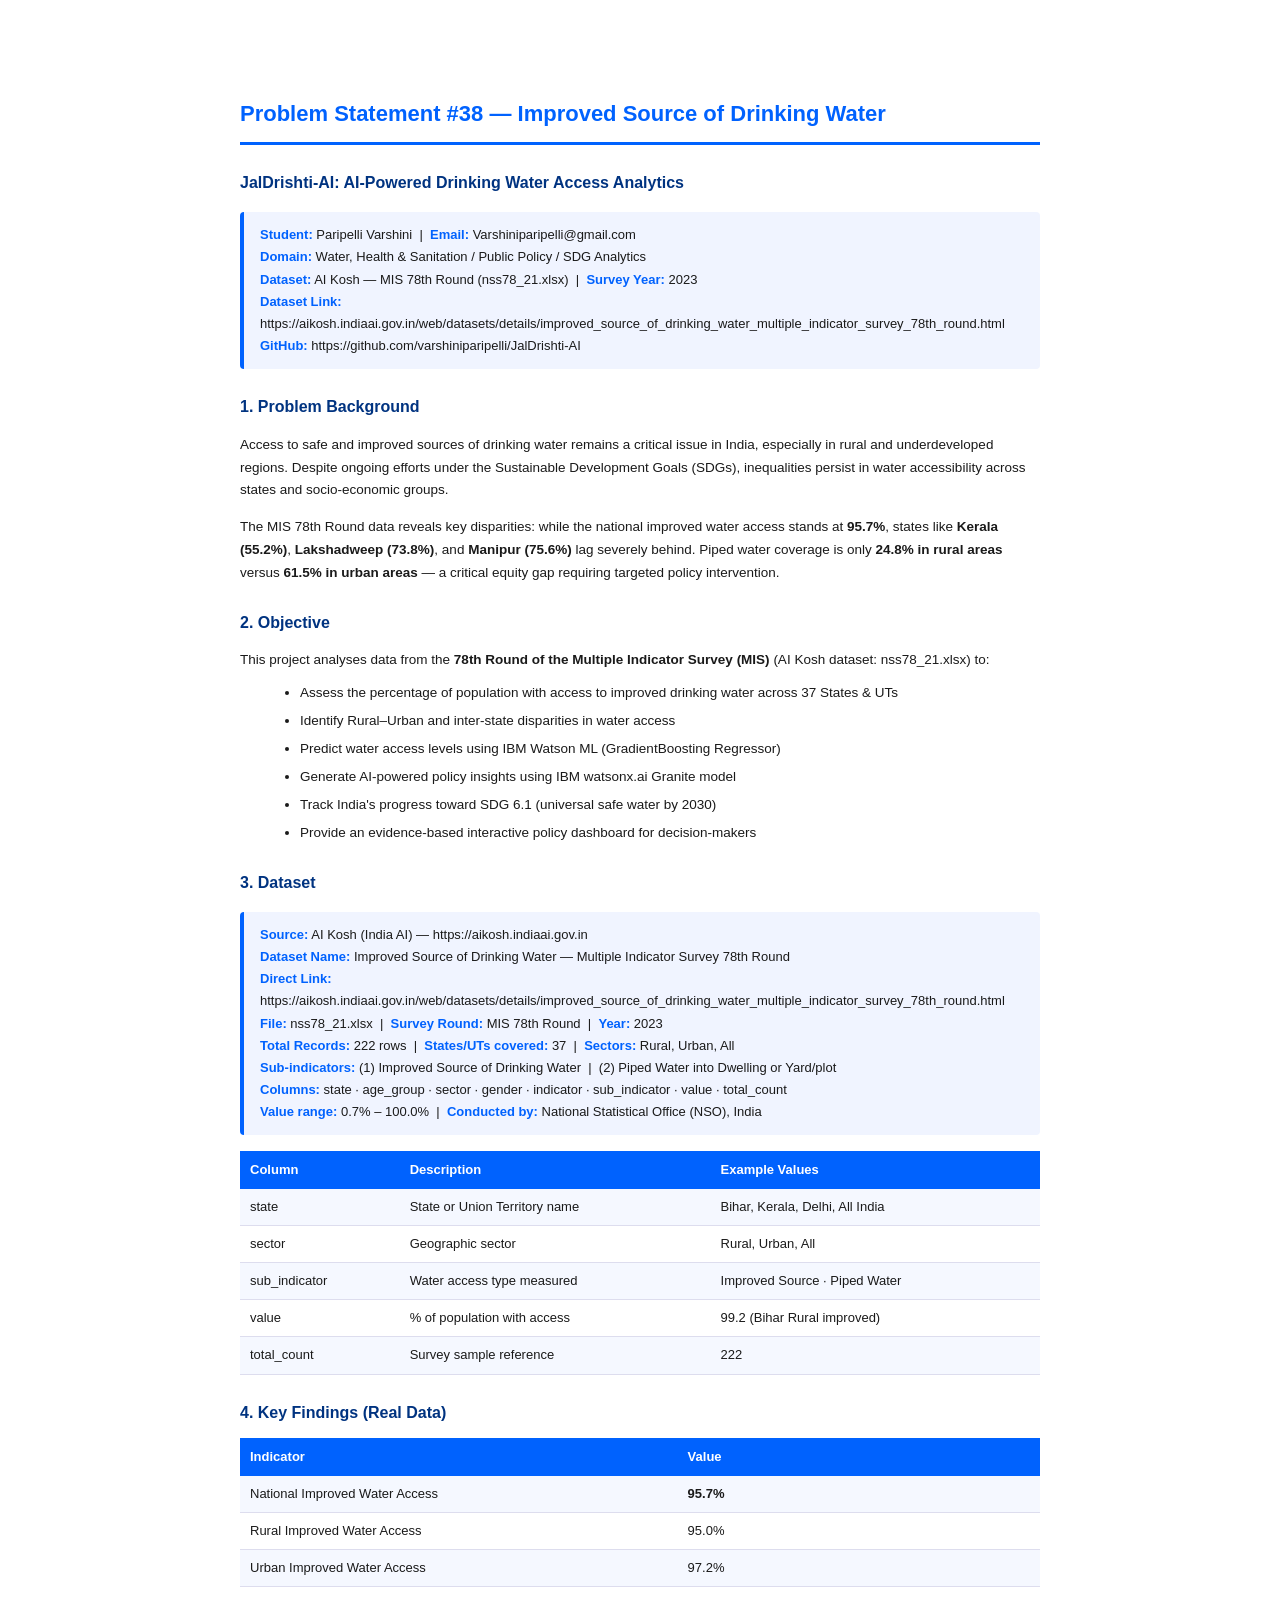
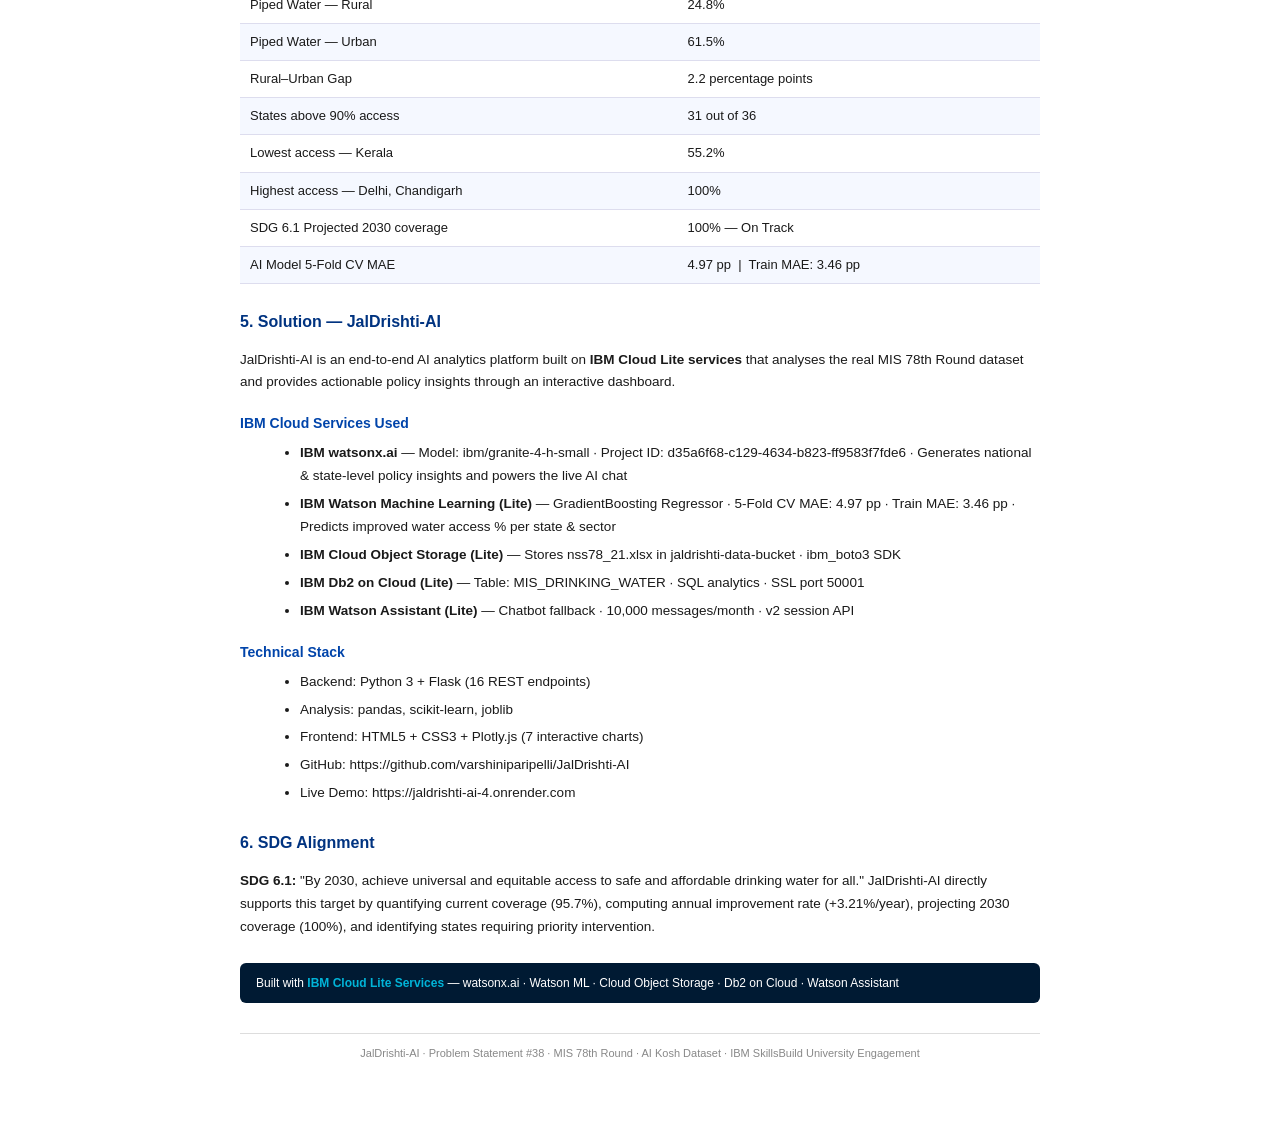
<file: problemstatement.html>
<!DOCTYPE html>
<html>
<head>
<meta charset="UTF-8"/>
<style>
  body { font-family: 'Segoe UI', Arial, sans-serif; max-width: 800px; margin: 40px auto; padding: 40px; color: #1a1a1a; line-height: 1.7; }
  h1 { font-size: 22px; color: #0062fe; border-bottom: 3px solid #0062fe; padding-bottom: 10px; margin-bottom: 6px; }
  h2 { font-size: 16px; color: #003380; margin-top: 24px; margin-bottom: 6px; }
  h3 { font-size: 14px; color: #0044aa; margin-top: 18px; margin-bottom: 4px; }
  .meta { background: #f0f4ff; border-left: 4px solid #0062fe; padding: 12px 16px; margin: 16px 0; border-radius: 4px; font-size: 13px; }
  .meta b { color: #0062fe; }
  ul { margin: 6px 0 10px 20px; }
  li { margin-bottom: 5px; font-size: 13.5px; }
  p { font-size: 13.5px; margin-bottom: 10px; }
  .ibm { background: #001a33; color: #fff; padding: 10px 16px; border-radius: 6px; font-size: 12px; margin-top: 24px; }
  .ibm span { color: #00b4d8; font-weight: bold; }
  table { width: 100%; border-collapse: collapse; margin: 12px 0; font-size: 13px; }
  th { background: #0062fe; color: #fff; padding: 8px 10px; text-align: left; }
  td { padding: 7px 10px; border-bottom: 1px solid #dde; }
  tr:nth-child(even) td { background: #f5f8ff; }
  .footer { margin-top: 30px; font-size: 11px; color: #888; text-align: center; border-top: 1px solid #ddd; padding-top: 10px; }
</style>
</head>
<body>

<h1>Problem Statement #38 — Improved Source of Drinking Water</h1>
<h2>JalDrishti-AI: AI-Powered Drinking Water Access Analytics</h2>

<div class="meta">
  <b>Student:</b> Paripelli Varshini &nbsp;|&nbsp;
  <b>Email:</b> Varshiniparipelli@gmail.com<br/>
  <b>Domain:</b> Water, Health &amp; Sanitation / Public Policy / SDG Analytics<br/>
  <b>Dataset:</b> AI Kosh — MIS 78th Round (nss78_21.xlsx) &nbsp;|&nbsp;
  <b>Survey Year:</b> 2023<br/>
  <b>Dataset Link:</b> https://aikosh.indiaai.gov.in/web/datasets/details/improved_source_of_drinking_water_multiple_indicator_survey_78th_round.html<br/>
  <b>GitHub:</b> https://github.com/varshiniparipelli/JalDrishti-AI
</div>

<h2>1. Problem Background</h2>
<p>Access to safe and improved sources of drinking water remains a critical issue in India, especially in rural and underdeveloped regions. Despite ongoing efforts under the Sustainable Development Goals (SDGs), inequalities persist in water accessibility across states and socio-economic groups.</p>
<p>The MIS 78th Round data reveals key disparities: while the national improved water access stands at <b>95.7%</b>, states like <b>Kerala (55.2%)</b>, <b>Lakshadweep (73.8%)</b>, and <b>Manipur (75.6%)</b> lag severely behind. Piped water coverage is only <b>24.8% in rural areas</b> versus <b>61.5% in urban areas</b> — a critical equity gap requiring targeted policy intervention.</p>

<h2>2. Objective</h2>
<p>This project analyses data from the <b>78th Round of the Multiple Indicator Survey (MIS)</b> (AI Kosh dataset: nss78_21.xlsx) to:</p>
<ul>
  <li>Assess the percentage of population with access to improved drinking water across 37 States &amp; UTs</li>
  <li>Identify Rural–Urban and inter-state disparities in water access</li>
  <li>Predict water access levels using IBM Watson ML (GradientBoosting Regressor)</li>
  <li>Generate AI-powered policy insights using IBM watsonx.ai Granite model</li>
  <li>Track India's progress toward SDG 6.1 (universal safe water by 2030)</li>
  <li>Provide an evidence-based interactive policy dashboard for decision-makers</li>
</ul>

<h2>3. Dataset</h2>
<div class="meta">
  <b>Source:</b> AI Kosh (India AI) — https://aikosh.indiaai.gov.in<br/>
  <b>Dataset Name:</b> Improved Source of Drinking Water — Multiple Indicator Survey 78th Round<br/>
  <b>Direct Link:</b> https://aikosh.indiaai.gov.in/web/datasets/details/improved_source_of_drinking_water_multiple_indicator_survey_78th_round.html<br/>
  <b>File:</b> nss78_21.xlsx &nbsp;|&nbsp; <b>Survey Round:</b> MIS 78th Round &nbsp;|&nbsp; <b>Year:</b> 2023<br/>
  <b>Total Records:</b> 222 rows &nbsp;|&nbsp; <b>States/UTs covered:</b> 37 &nbsp;|&nbsp; <b>Sectors:</b> Rural, Urban, All<br/>
  <b>Sub-indicators:</b> (1) Improved Source of Drinking Water &nbsp;|&nbsp; (2) Piped Water into Dwelling or Yard/plot<br/>
  <b>Columns:</b> state · age_group · sector · gender · indicator · sub_indicator · value · total_count<br/>
  <b>Value range:</b> 0.7% – 100.0% &nbsp;|&nbsp; <b>Conducted by:</b> National Statistical Office (NSO), India
</div>
<table>
  <tr><th>Column</th><th>Description</th><th>Example Values</th></tr>
  <tr><td>state</td><td>State or Union Territory name</td><td>Bihar, Kerala, Delhi, All India</td></tr>
  <tr><td>sector</td><td>Geographic sector</td><td>Rural, Urban, All</td></tr>
  <tr><td>sub_indicator</td><td>Water access type measured</td><td>Improved Source · Piped Water</td></tr>
  <tr><td>value</td><td>% of population with access</td><td>99.2 (Bihar Rural improved)</td></tr>
  <tr><td>total_count</td><td>Survey sample reference</td><td>222</td></tr>
</table>

<h2>4. Key Findings (Real Data)</h2>
<table>
  <tr><th>Indicator</th><th>Value</th></tr>
  <tr><td>National Improved Water Access</td><td><b>95.7%</b></td></tr>
  <tr><td>Rural Improved Water Access</td><td>95.0%</td></tr>
  <tr><td>Urban Improved Water Access</td><td>97.2%</td></tr>
  <tr><td>Piped Water — Rural</td><td>24.8%</td></tr>
  <tr><td>Piped Water — Urban</td><td>61.5%</td></tr>
  <tr><td>Rural–Urban Gap</td><td>2.2 percentage points</td></tr>
  <tr><td>States above 90% access</td><td>31 out of 36</td></tr>
  <tr><td>Lowest access — Kerala</td><td>55.2%</td></tr>
  <tr><td>Highest access — Delhi, Chandigarh</td><td>100%</td></tr>
  <tr><td>SDG 6.1 Projected 2030 coverage</td><td>100% — On Track</td></tr>
  <tr><td>AI Model 5-Fold CV MAE</td><td>4.97 pp &nbsp;|&nbsp; Train MAE: 3.46 pp</td></tr>
</table>

<h2>5. Solution — JalDrishti-AI</h2>
<p>JalDrishti-AI is an end-to-end AI analytics platform built on <b>IBM Cloud Lite services</b> that analyses the real MIS 78th Round dataset and provides actionable policy insights through an interactive dashboard.</p>

<h3>IBM Cloud Services Used</h3>
<ul>
  <li><b>IBM watsonx.ai</b> — Model: ibm/granite-4-h-small · Project ID: d35a6f68-c129-4634-b823-ff9583f7fde6 · Generates national &amp; state-level policy insights and powers the live AI chat</li>
  <li><b>IBM Watson Machine Learning (Lite)</b> — GradientBoosting Regressor · 5-Fold CV MAE: 4.97 pp · Train MAE: 3.46 pp · Predicts improved water access % per state &amp; sector</li>
  <li><b>IBM Cloud Object Storage (Lite)</b> — Stores nss78_21.xlsx in jaldrishti-data-bucket · ibm_boto3 SDK</li>
  <li><b>IBM Db2 on Cloud (Lite)</b> — Table: MIS_DRINKING_WATER · SQL analytics · SSL port 50001</li>
  <li><b>IBM Watson Assistant (Lite)</b> — Chatbot fallback · 10,000 messages/month · v2 session API</li>
</ul>

<h3>Technical Stack</h3>
<ul>
  <li>Backend: Python 3 + Flask (16 REST endpoints)</li>
  <li>Analysis: pandas, scikit-learn, joblib</li>
  <li>Frontend: HTML5 + CSS3 + Plotly.js (7 interactive charts)</li>
  <li>GitHub: https://github.com/varshiniparipelli/JalDrishti-AI</li>
  <li>Live Demo: https://jaldrishti-ai-4.onrender.com</li>
</ul>

<h2>6. SDG Alignment</h2>
<p><b>SDG 6.1:</b> "By 2030, achieve universal and equitable access to safe and affordable drinking water for all." JalDrishti-AI directly supports this target by quantifying current coverage (95.7%), computing annual improvement rate (+3.21%/year), projecting 2030 coverage (100%), and identifying states requiring priority intervention.</p>

<div class="ibm">
  Built with <span>IBM Cloud Lite Services</span> — watsonx.ai · Watson ML · Cloud Object Storage · Db2 on Cloud · Watson Assistant
</div>

<div class="footer">
  JalDrishti-AI · Problem Statement #38 · MIS 78th Round · AI Kosh Dataset · IBM SkillsBuild University Engagement
</div>

</body>
</html>
</file>
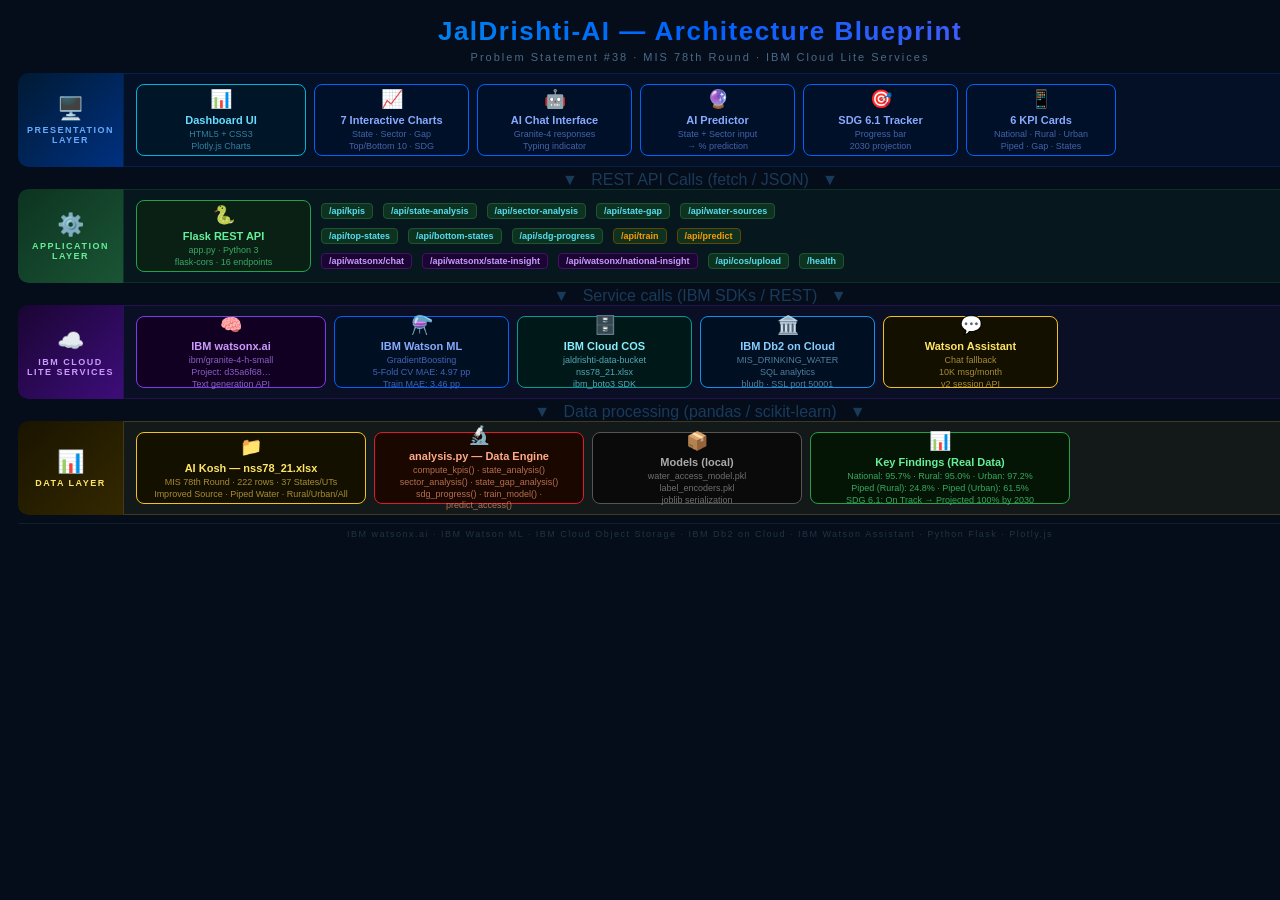
<file: static/architecture.html>
<!DOCTYPE html>
<html>
<head>
<meta charset="UTF-8"/>
<style>
  * { margin:0; padding:0; box-sizing:border-box; }
  body { background:#050d1a; font-family:'Segoe UI',Arial,sans-serif; width:1400px; height:800px; overflow:hidden; }

  .title { text-align:center; padding:16px 0 4px; font-size:26px; font-weight:800; letter-spacing:1.5px;
    background:linear-gradient(90deg,#00b4d8,#0062fe,#a855f7); -webkit-background-clip:text; -webkit-text-fill-color:transparent; }
  .subtitle { text-align:center; color:#4a6a8a; font-size:11px; margin-bottom:10px; letter-spacing:2px; }

  .arch { display:flex; flex-direction:column; gap:0; padding:0 18px; }

  .layer {
    display:flex; align-items:stretch; min-height:94px; margin-bottom:4px; border-radius:10px; overflow:hidden;
  }

  .layer-tag {
    width:105px; min-width:105px; display:flex; flex-direction:column;
    align-items:center; justify-content:center; gap:3px;
    border-radius:10px 0 0 10px; padding:8px 4px;
  }
  .layer-tag .tag-icon { font-size:22px; }
  .layer-tag .tag-label { font-size:9px; font-weight:800; letter-spacing:1.5px; text-transform:uppercase; text-align:center; }

  .layer-content {
    flex:1; display:flex; align-items:center; gap:8px;
    padding:8px 12px; flex-wrap:wrap;
    border-radius:0 10px 10px 0;
  }

  .box {
    display:flex; flex-direction:column; align-items:center; justify-content:center;
    text-align:center; border-radius:8px; padding:7px 10px;
    border:1.5px solid; flex-shrink:0;
  }
  .box .bicon { font-size:18px; margin-bottom:3px; }
  .box .blabel { font-size:11px; font-weight:700; line-height:1.3; }
  .box .bsub { font-size:9px; margin-top:2px; opacity:0.8; line-height:1.3; }

  .arrow-down { text-align:center; color:#1a3a5a; font-size:16px; line-height:1; margin:1px 0; }

  .badge { display:inline-block; border-radius:4px; padding:2px 7px; font-size:9px; font-weight:700; margin:2px; }

  .ibm-badge { text-align:center; color:#223344; font-size:9px; letter-spacing:1.5px;
    border-top:1px solid #0d1f2d; padding-top:5px; margin-top:3px; }
</style>
</head>
<body>

<div class="title">JalDrishti-AI — Architecture Blueprint</div>
<div class="subtitle">Problem Statement #38 · MIS 78th Round · IBM Cloud Lite Services</div>

<div class="arch">

  <!-- LAYER 1: Presentation -->
  <div class="layer">
    <div class="layer-tag" style="background:linear-gradient(135deg,#001a33,#003080);">
      <div class="tag-icon">🖥️</div>
      <div class="tag-label" style="color:#66aaff;">Presentation<br/>Layer</div>
    </div>
    <div class="layer-content" style="background:rgba(0,62,180,0.08);border:1px solid rgba(0,100,220,0.2);">
      <div class="box" style="border-color:#00b4d8;background:#001528;width:170px;height:72px;">
        <div class="bicon">📊</div>
        <div class="blabel" style="color:#66ddff;">Dashboard UI</div>
        <div class="bsub" style="color:#4499bb;">HTML5 + CSS3<br/>Plotly.js Charts</div>
      </div>
      <div class="box" style="border-color:#0062fe;background:#001028;width:155px;height:72px;">
        <div class="bicon">📈</div>
        <div class="blabel" style="color:#88aaff;">7 Interactive Charts</div>
        <div class="bsub" style="color:#5577cc;">State · Sector · Gap<br/>Top/Bottom 10 · SDG</div>
      </div>
      <div class="box" style="border-color:#0062fe;background:#001028;width:155px;height:72px;">
        <div class="bicon">🤖</div>
        <div class="blabel" style="color:#88aaff;">AI Chat Interface</div>
        <div class="bsub" style="color:#5577cc;">Granite-4 responses<br/>Typing indicator</div>
      </div>
      <div class="box" style="border-color:#0062fe;background:#001028;width:155px;height:72px;">
        <div class="bicon">🔮</div>
        <div class="blabel" style="color:#88aaff;">AI Predictor</div>
        <div class="bsub" style="color:#5577cc;">State + Sector input<br/>→ % prediction</div>
      </div>
      <div class="box" style="border-color:#0062fe;background:#001028;width:155px;height:72px;">
        <div class="bicon">🎯</div>
        <div class="blabel" style="color:#88aaff;">SDG 6.1 Tracker</div>
        <div class="bsub" style="color:#5577cc;">Progress bar<br/>2030 projection</div>
      </div>
      <div class="box" style="border-color:#0062fe;background:#001028;width:150px;height:72px;">
        <div class="bicon">📱</div>
        <div class="blabel" style="color:#88aaff;">6 KPI Cards</div>
        <div class="bsub" style="color:#5577cc;">National · Rural · Urban<br/>Piped · Gap · States</div>
      </div>
    </div>
  </div>

  <div class="arrow-down">▼ &nbsp; REST API Calls (fetch / JSON) &nbsp; ▼</div>

  <!-- LAYER 2: Application -->
  <div class="layer">
    <div class="layer-tag" style="background:linear-gradient(135deg,#0d3320,#1a5535);">
      <div class="tag-icon">⚙️</div>
      <div class="tag-label" style="color:#66ee99;">Application<br/>Layer</div>
    </div>
    <div class="layer-content" style="background:rgba(36,161,72,0.07);border:1px solid rgba(36,161,72,0.2);">
      <div class="box" style="border-color:#24a148;background:#0a2015;width:175px;height:72px;">
        <div class="bicon">🐍</div>
        <div class="blabel" style="color:#66ee99;">Flask REST API</div>
        <div class="bsub" style="color:#44cc77;">app.py · Python 3<br/>flask-cors · 16 endpoints</div>
      </div>
      <div style="display:flex;flex-direction:column;gap:5px;">
        <div style="display:flex;gap:6px;">
          <span class="badge" style="background:#0d3320;color:#5de;border:1px solid #1e5530;">/api/kpis</span>
          <span class="badge" style="background:#0d3320;color:#5de;border:1px solid #1e5530;">/api/state-analysis</span>
          <span class="badge" style="background:#0d3320;color:#5de;border:1px solid #1e5530;">/api/sector-analysis</span>
          <span class="badge" style="background:#0d3320;color:#5de;border:1px solid #1e5530;">/api/state-gap</span>
          <span class="badge" style="background:#0d3320;color:#5de;border:1px solid #1e5530;">/api/water-sources</span>
        </div>
        <div style="display:flex;gap:6px;">
          <span class="badge" style="background:#0d3320;color:#5de;border:1px solid #1e5530;">/api/top-states</span>
          <span class="badge" style="background:#0d3320;color:#5de;border:1px solid #1e5530;">/api/bottom-states</span>
          <span class="badge" style="background:#0d3320;color:#5de;border:1px solid #1e5530;">/api/sdg-progress</span>
          <span class="badge" style="background:#0d3320;color:#f90;border:1px solid #664400;">/api/train</span>
          <span class="badge" style="background:#0d3320;color:#f90;border:1px solid #664400;">/api/predict</span>
        </div>
        <div style="display:flex;gap:6px;">
          <span class="badge" style="background:#1a0533;color:#cc99ff;border:1px solid #441166;">/api/watsonx/chat</span>
          <span class="badge" style="background:#1a0533;color:#cc99ff;border:1px solid #441166;">/api/watsonx/state-insight</span>
          <span class="badge" style="background:#1a0533;color:#cc99ff;border:1px solid #441166;">/api/watsonx/national-insight</span>
          <span class="badge" style="background:#0d3320;color:#5de;border:1px solid #1e5530;">/api/cos/upload</span>
          <span class="badge" style="background:#0d3320;color:#5de;border:1px solid #1e5530;">/health</span>
        </div>
      </div>
    </div>
  </div>

  <div class="arrow-down">▼ &nbsp; Service calls (IBM SDKs / REST) &nbsp; ▼</div>

  <!-- LAYER 3: IBM Cloud Services -->
  <div class="layer">
    <div class="layer-tag" style="background:linear-gradient(135deg,#1a0533,#3d0d7a);">
      <div class="tag-icon">☁️</div>
      <div class="tag-label" style="color:#cc99ff;">IBM Cloud<br/>Lite Services</div>
    </div>
    <div class="layer-content" style="background:rgba(105,41,196,0.07);border:1px solid rgba(105,41,196,0.25);">
      <div class="box" style="border-color:#7c3aed;background:#110022;width:190px;height:72px;">
        <div class="bicon">🧠</div>
        <div class="blabel" style="color:#cc99ff;">IBM watsonx.ai</div>
        <div class="bsub" style="color:#aa77ee;">ibm/granite-4-h-small<br/>Project: d35a6f68…<br/>Text generation API</div>
      </div>
      <div class="box" style="border-color:#0062fe;background:#001022;width:175px;height:72px;">
        <div class="bicon">⚗️</div>
        <div class="blabel" style="color:#88aaff;">IBM Watson ML</div>
        <div class="bsub" style="color:#5577dd;">GradientBoosting<br/>5-Fold CV MAE: 4.97 pp<br/>Train MAE: 3.46 pp</div>
      </div>
      <div class="box" style="border-color:#009d9a;background:#001818;width:175px;height:72px;">
        <div class="bicon">🗄️</div>
        <div class="blabel" style="color:#88eeff;">IBM Cloud COS</div>
        <div class="bsub" style="color:#66ccdd;">jaldrishti-data-bucket<br/>nss78_21.xlsx<br/>ibm_boto3 SDK</div>
      </div>
      <div class="box" style="border-color:#1192e8;background:#001022;width:175px;height:72px;">
        <div class="bicon">🏛️</div>
        <div class="blabel" style="color:#88ccff;">IBM Db2 on Cloud</div>
        <div class="bsub" style="color:#6699bb;">MIS_DRINKING_WATER<br/>SQL analytics<br/>bludb · SSL port 50001</div>
      </div>
      <div class="box" style="border-color:#f1c21b;background:#141000;width:175px;height:72px;">
        <div class="bicon">💬</div>
        <div class="blabel" style="color:#ffe566;">Watson Assistant</div>
        <div class="bsub" style="color:#ccaa44;">Chat fallback<br/>10K msg/month<br/>v2 session API</div>
      </div>
    </div>
  </div>

  <div class="arrow-down">▼ &nbsp; Data processing (pandas / scikit-learn) &nbsp; ▼</div>

  <!-- LAYER 4: Data -->
  <div class="layer">
    <div class="layer-tag" style="background:linear-gradient(135deg,#1a1400,#332800);">
      <div class="tag-icon">📊</div>
      <div class="tag-label" style="color:#ffe566;">Data Layer</div>
    </div>
    <div class="layer-content" style="background:rgba(241,194,27,0.06);border:1px solid rgba(241,194,27,0.2);">
      <div class="box" style="border-color:#f1c21b;background:#141000;width:230px;height:72px;">
        <div class="bicon">📁</div>
        <div class="blabel" style="color:#ffe566;">AI Kosh — nss78_21.xlsx</div>
        <div class="bsub" style="color:#ccaa44;">MIS 78th Round · 222 rows · 37 States/UTs<br/>Improved Source · Piped Water · Rural/Urban/All</div>
      </div>
      <div class="box" style="border-color:#da1e28;background:#1a0800;width:210px;height:72px;">
        <div class="bicon">🔬</div>
        <div class="blabel" style="color:#ffaa88;">analysis.py — Data Engine</div>
        <div class="bsub" style="color:#dd8866;">compute_kpis() · state_analysis()<br/>sector_analysis() · state_gap_analysis()<br/>sdg_progress() · train_model() · predict_access()</div>
      </div>
      <div class="box" style="border-color:#555;background:#0a0a0a;width:210px;height:72px;">
        <div class="bicon">📦</div>
        <div class="blabel" style="color:#aaaaaa;">Models (local)</div>
        <div class="bsub" style="color:#888888;">water_access_model.pkl<br/>label_encoders.pkl<br/>joblib serialization</div>
      </div>
      <div class="box" style="border-color:#24a148;background:#051505;width:260px;height:72px;">
        <div class="bicon">📊</div>
        <div class="blabel" style="color:#66ee99;">Key Findings (Real Data)</div>
        <div class="bsub" style="color:#44cc77;">National: 95.7% · Rural: 95.0% · Urban: 97.2%<br/>Piped (Rural): 24.8% · Piped (Urban): 61.5%<br/>SDG 6.1: On Track → Projected 100% by 2030</div>
      </div>
    </div>
  </div>

</div>

<div class="ibm-badge" style="margin:4px 18px 0;">
  IBM watsonx.ai · IBM Watson ML · IBM Cloud Object Storage · IBM Db2 on Cloud · IBM Watson Assistant · Python Flask · Plotly.js
</div>

</body>
</html>
</file>
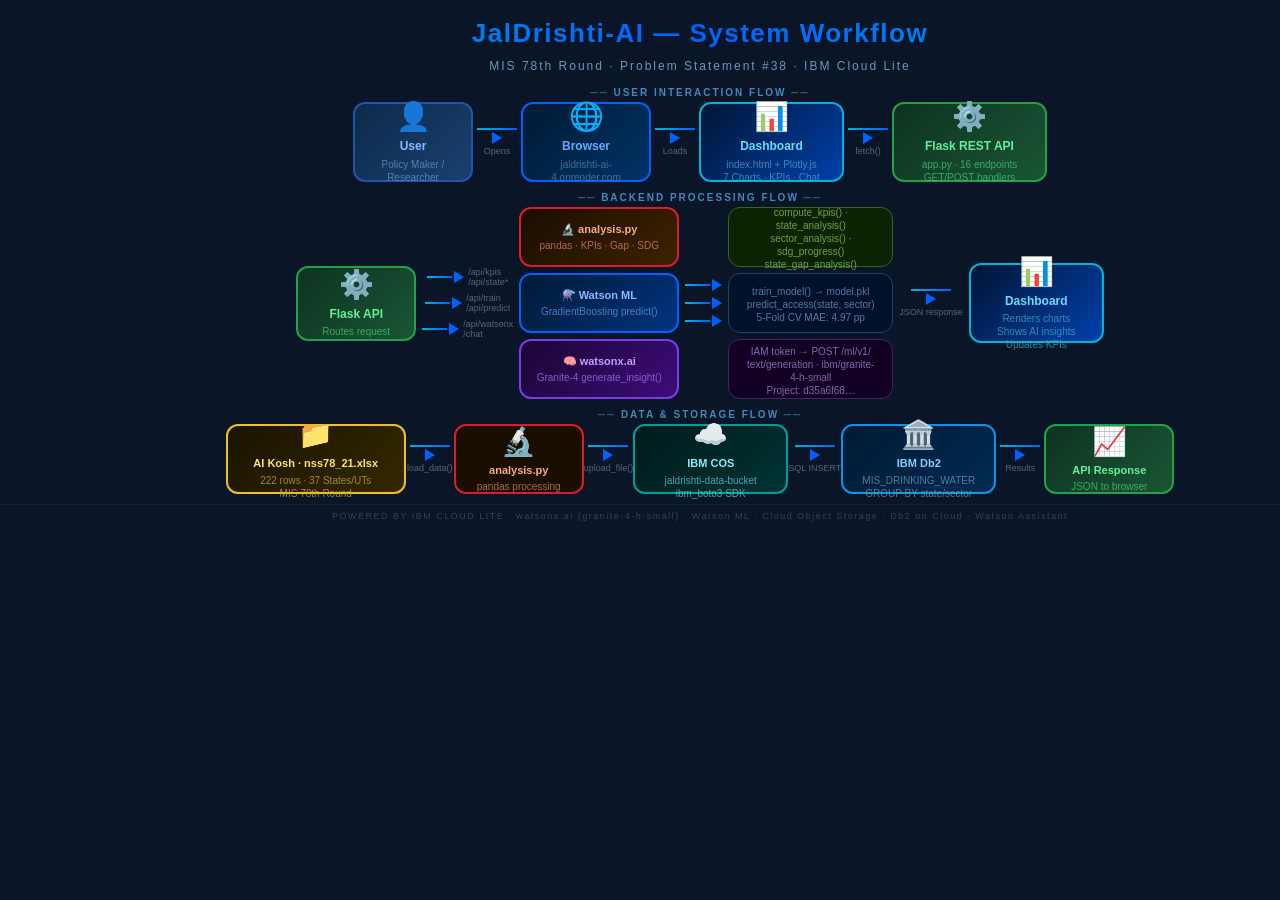
<file: static/workflow.html>
<!DOCTYPE html>
<html>
<head>
<meta charset="UTF-8"/>
<style>
  * { margin:0; padding:0; box-sizing:border-box; }
  body { background:#0a1628; font-family:'Segoe UI',Arial,sans-serif; width:1400px; height:800px; overflow:hidden; }

  .title {
    text-align:center; padding:18px 0 10px;
    font-size:26px; font-weight:800; letter-spacing:1.5px;
    background:linear-gradient(90deg,#00b4d8,#0062fe,#00b4d8);
    -webkit-background-clip:text; -webkit-text-fill-color:transparent;
  }
  .subtitle { text-align:center; color:#6699bb; font-size:12px; margin-bottom:14px; letter-spacing:2px; }

  .flow { display:flex; align-items:center; justify-content:center; gap:0; padding:0 30px; margin-bottom:10px; }

  .node {
    display:flex; flex-direction:column; align-items:center; justify-content:center;
    text-align:center; border-radius:12px; padding:10px 14px; min-width:120px;
    transition:none;
  }
  .node .icon { font-size:28px; margin-bottom:5px; }
  .node .label { font-size:12px; font-weight:700; line-height:1.35; }
  .node .sub { font-size:10px; margin-top:3px; opacity:0.75; line-height:1.3; }

  .arrow {
    display:flex; flex-direction:column; align-items:center; justify-content:center;
    min-width:48px; gap:2px;
  }
  .arrow .line { width:40px; height:2px; background:linear-gradient(90deg,#00b4d8,#0062fe); }
  .arrow .head { width:0; height:0; border-top:6px solid transparent; border-bottom:6px solid transparent; border-left:10px solid #0062fe; }
  .arrow .alabel { font-size:9px; color:#556677; white-space:nowrap; }

  .section-title { color:#4488bb; font-size:10px; font-weight:700; letter-spacing:2px; text-transform:uppercase; text-align:center; margin:8px 0 4px; }

  .row { display:flex; align-items:flex-start; justify-content:center; gap:12px; padding:0 20px; margin-bottom:8px; }

  .ibm-badge {
    text-align:center; color:#334455; font-size:9px; letter-spacing:1.5px; margin-top:6px;
    border-top:1px solid #112233; padding-top:6px;
  }
</style>
</head>
<body>

<div class="title">JalDrishti-AI — System Workflow</div>
<div class="subtitle">MIS 78th Round · Problem Statement #38 · IBM Cloud Lite</div>

<!-- FLOW ROW 1: User to Dashboard -->
<div class="section-title">── User Interaction Flow ──</div>
<div class="flow">
  <div class="node" style="background:linear-gradient(135deg,#0d2a4a,#1a4070);border:2px solid #2255aa;width:110px;height:80px;">
    <div class="icon">👤</div>
    <div class="label" style="color:#88bbff;">User</div>
    <div class="sub" style="color:#6699cc;">Policy Maker / Researcher</div>
  </div>
  <div class="arrow"><div class="line"></div><div class="head"></div><div class="alabel">Opens</div></div>
  <div class="node" style="background:linear-gradient(135deg,#001a33,#003366);border:2px solid #0062fe;width:130px;height:80px;">
    <div class="icon">🌐</div>
    <div class="label" style="color:#66aaff;">Browser</div>
    <div class="sub" style="color:#5588bb;">jaldrishti-ai-4.onrender.com</div>
  </div>
  <div class="arrow"><div class="line"></div><div class="head"></div><div class="alabel">Loads</div></div>
  <div class="node" style="background:linear-gradient(135deg,#001533,#0040aa);border:2px solid #00b4d8;width:145px;height:80px;">
    <div class="icon">📊</div>
    <div class="label" style="color:#66ddff;">Dashboard</div>
    <div class="sub" style="color:#44aacc;">index.html + Plotly.js<br/>7 Charts · KPIs · Chat</div>
  </div>
  <div class="arrow"><div class="line"></div><div class="head"></div><div class="alabel">fetch()</div></div>
  <div class="node" style="background:linear-gradient(135deg,#0d3320,#1a5535);border:2px solid #24a148;width:155px;height:80px;">
    <div class="icon">⚙️</div>
    <div class="label" style="color:#66ee99;">Flask REST API</div>
    <div class="sub" style="color:#44cc77;">app.py · 16 endpoints<br/>GET/POST handlers</div>
  </div>
</div>

<!-- FLOW ROW 2: API to Services -->
<div class="section-title">── Backend Processing Flow ──</div>
<div class="flow" style="gap:6px;">

  <div class="node" style="background:linear-gradient(135deg,#0d3320,#1a5535);border:2px solid #24a148;width:120px;height:75px;">
    <div class="icon">⚙️</div>
    <div class="label" style="color:#66ee99;">Flask API</div>
    <div class="sub" style="color:#44cc77;">Routes request</div>
  </div>

  <div style="display:flex;flex-direction:column;gap:6px;">
    <div class="arrow" style="flex-direction:row;min-width:30px;"><div class="line" style="width:25px;"></div><div class="head"></div><div class="alabel" style="margin-left:2px;">/api/kpis<br/>/api/state*</div></div>
    <div class="arrow" style="flex-direction:row;min-width:30px;"><div class="line" style="width:25px;"></div><div class="head"></div><div class="alabel" style="margin-left:2px;">/api/train<br/>/api/predict</div></div>
    <div class="arrow" style="flex-direction:row;min-width:30px;"><div class="line" style="width:25px;"></div><div class="head"></div><div class="alabel" style="margin-left:2px;">/api/watsonx<br/>/chat</div></div>
  </div>

  <div style="display:flex;flex-direction:column;gap:6px;">
    <div class="node" style="background:linear-gradient(135deg,#1a0e00,#3d2200);border:2px solid #da1e28;width:160px;height:60px;">
      <div class="label" style="color:#ffaa88;font-size:11px;">🔬 analysis.py</div>
      <div class="sub" style="color:#dd8866;">pandas · KPIs · Gap · SDG</div>
    </div>
    <div class="node" style="background:linear-gradient(135deg,#001a33,#003380);border:2px solid #0062fe;width:160px;height:60px;">
      <div class="label" style="color:#88bbff;font-size:11px;">⚗️ Watson ML</div>
      <div class="sub" style="color:#6699dd;">GradientBoosting predict()</div>
    </div>
    <div class="node" style="background:linear-gradient(135deg,#1a0533,#3d0d7a);border:2px solid #7c3aed;width:160px;height:60px;">
      <div class="label" style="color:#cc99ff;font-size:11px;">🧠 watsonx.ai</div>
      <div class="sub" style="color:#aa77ee;">Granite-4 generate_insight()</div>
    </div>
  </div>

  <div style="display:flex;flex-direction:column;gap:6px;">
    <div class="arrow" style="flex-direction:row;min-width:30px;"><div class="line" style="width:25px;"></div><div class="head"></div></div>
    <div class="arrow" style="flex-direction:row;min-width:30px;"><div class="line" style="width:25px;"></div><div class="head"></div></div>
    <div class="arrow" style="flex-direction:row;min-width:30px;"><div class="line" style="width:25px;"></div><div class="head"></div></div>
  </div>

  <div style="display:flex;flex-direction:column;gap:6px;">
    <div class="node" style="background:#0d2200;border:1px solid #336622;width:165px;height:60px;">
      <div class="sub" style="color:#88cc66;font-size:10px;">compute_kpis() · state_analysis()<br/>sector_analysis() · sdg_progress()<br/>state_gap_analysis()</div>
    </div>
    <div class="node" style="background:#00112a;border:1px solid #224466;width:165px;height:60px;">
      <div class="sub" style="color:#7799cc;font-size:10px;">train_model() → model.pkl<br/>predict_access(state, sector)<br/>5-Fold CV MAE: 4.97 pp</div>
    </div>
    <div class="node" style="background:#110022;border:1px solid #442266;width:165px;height:60px;">
      <div class="sub" style="color:#aa88dd;font-size:10px;">IAM token → POST /ml/v1/<br/>text/generation · ibm/granite-4-h-small<br/>Project: d35a6f68…</div>
    </div>
  </div>

  <div class="arrow"><div class="line"></div><div class="head"></div><div class="alabel">JSON response</div></div>

  <div class="node" style="background:linear-gradient(135deg,#001533,#0040aa);border:2px solid #00b4d8;width:135px;height:80px;">
    <div class="icon">📊</div>
    <div class="label" style="color:#66ddff;">Dashboard</div>
    <div class="sub" style="color:#44aacc;">Renders charts<br/>Shows AI insights<br/>Updates KPIs</div>
  </div>
</div>

<!-- FLOW ROW 3: Data Flow -->
<div class="section-title">── Data & Storage Flow ──</div>
<div class="flow">
  <div class="node" style="background:linear-gradient(135deg,#1a1400,#332800);border:2px solid #f1c21b;width:180px;height:70px;">
    <div class="icon">📁</div>
    <div class="label" style="color:#ffe566;font-size:11px;">AI Kosh · nss78_21.xlsx</div>
    <div class="sub" style="color:#ccaa44;">222 rows · 37 States/UTs<br/>MIS 78th Round</div>
  </div>
  <div class="arrow"><div class="line"></div><div class="head"></div><div class="alabel">load_data()</div></div>
  <div class="node" style="background:#1a0e00;border:2px solid #da1e28;width:130px;height:70px;">
    <div class="icon">🔬</div>
    <div class="label" style="color:#ffaa88;font-size:11px;">analysis.py</div>
    <div class="sub" style="color:#dd8866;">pandas processing</div>
  </div>
  <div class="arrow"><div class="line"></div><div class="head"></div><div class="alabel">upload_file()</div></div>
  <div class="node" style="background:linear-gradient(135deg,#001a1a,#003333);border:2px solid #009d9a;width:155px;height:70px;">
    <div class="icon">☁️</div>
    <div class="label" style="color:#88eeff;font-size:11px;">IBM COS</div>
    <div class="sub" style="color:#66ccdd;">jaldrishti-data-bucket<br/>ibm_boto3 SDK</div>
  </div>
  <div class="arrow"><div class="line"></div><div class="head"></div><div class="alabel">SQL INSERT</div></div>
  <div class="node" style="background:linear-gradient(135deg,#001a33,#002b52);border:2px solid #1192e8;width:155px;height:70px;">
    <div class="icon">🏛️</div>
    <div class="label" style="color:#88ccff;font-size:11px;">IBM Db2</div>
    <div class="sub" style="color:#6699bb;">MIS_DRINKING_WATER<br/>GROUP BY state/sector</div>
  </div>
  <div class="arrow"><div class="line"></div><div class="head"></div><div class="alabel">Results</div></div>
  <div class="node" style="background:linear-gradient(135deg,#0d3320,#1a5535);border:2px solid #24a148;width:130px;height:70px;">
    <div class="icon">📈</div>
    <div class="label" style="color:#66ee99;font-size:11px;">API Response</div>
    <div class="sub" style="color:#44cc77;">JSON to browser</div>
  </div>
</div>

<div class="ibm-badge">POWERED BY IBM CLOUD LITE · watsonx.ai (granite-4-h-small) · Watson ML · Cloud Object Storage · Db2 on Cloud · Watson Assistant</div>

</body>
</html>
</file>
